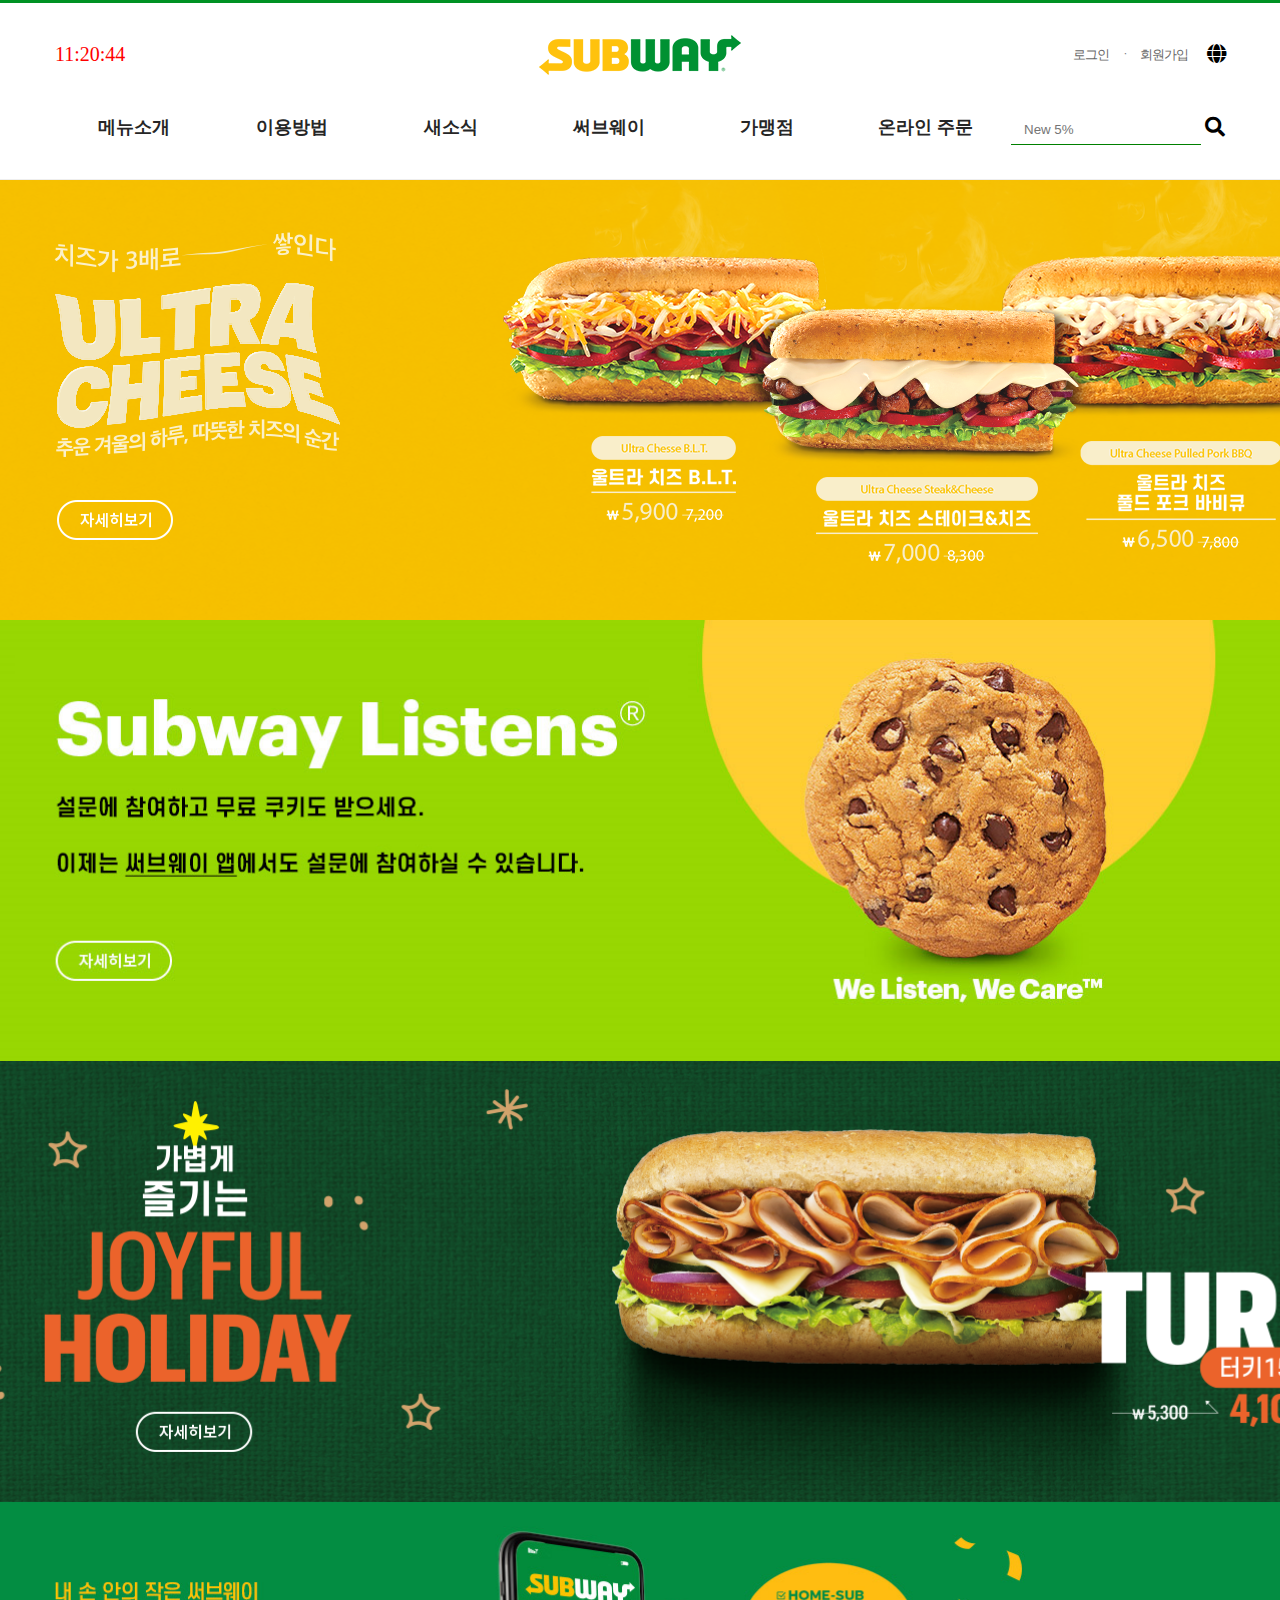
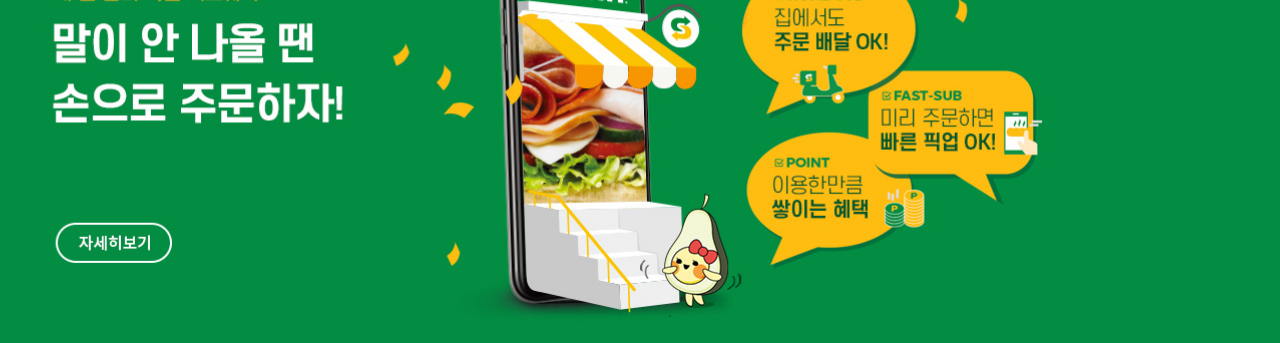
<file: index.html>
<!DOCTYPE html>
<html lang="ko">
<head>
    <meta charset="UTF-8">
    <meta http-equiv="X-UA-Compatible" content="IE=edge">
    <meta name="viewport" content="width=device-width, initial-scale=1.0">
    <title>SUBWAY 써브웨이</title>
    <link rel="stylesheet" href="https://use.fontawesome.com/releases/v5.11.1/css/all.css">
    <link rel="stylesheet" href="./css/common.css">
    <link rel="stylesheet" href="./css/index.css">
</head>
<body>
    <div id="header">
        <div class="htop row">
            <h1>
                <a href="./index.html"><img src="./imgs/logo_w.png" alt="써브웨이"></a>
            </h1>
            <div id="timebox"></div>
            <div class="membership">
                <a href="./login.html">로그인</a>
                <a href="./join.html">회원가입</a>
                <a href="#"><i class="fas fa-globe"></i></a>
            </div>
        </div>

        <div id="nav">
            <div class="row">
                <ul class="depth1 cf">
                    <li><a href="#">메뉴소개</a>
                        <ul CLASS="depth2">
                            <li><a href="#">샌드위치</a></li>
                            <li><a href="#">랩ㆍ기타</a></li>
                            <li><a href="#">샐러드</a></li>
                            <li><a href="#">아침메뉴</a></li>
                            <li><a href="#">스마일 썹</a></li>
                            <li><a href="#">단체메뉴</a></li>
                        </ul>
                    </li>
                    <li><a href="#">이용방법</a>
                        <ul class="depth2">
                            <li><a href="#">써브웨이 이용방법</a></li>
                            <li><a href="#">단체메뉴 이용방법</a></li>
                            <li><a href="#">신선한 재료 소개</a></li>
                            <li><a href="#">App 이용방법</a></li>
                        </ul>
                    </li>
                    <li><a href="#">새소식</a>
                        <ul class="depth2">
                            <li><a href="#">이벤트ㆍ프로모션</a></li>
                            <li><a href="#">뉴스ㆍ공지사항</a></li>
                            <li><a href="#">광고영상</a></li>
                        </ul>
                    </li>
                    <li><a href="#">써브웨이</a>
                        <ul class="depth2">
                            <li><a href="#">써브웨이 역사</a></li>
                            <li><a href="#">써브웨이 약속</a></li>
                            <li><a href="#">샌드위치 아티스트 지원</a></li>
                            <li><a href="#">매장찾기</a></li>
                        </ul>
                    </li>
                    <li><a href="#">가맹점</a>
                        <ul class="depth2">
                            <li><a href="#">써브웨이 프랜차이즈</a></li>
                            <li><a href="#">가맹관련 FAQ</a></li>
                            <li><a href="#">가맹신청ㆍ문의</a></li>
                            <li><a href="#">지사안내</a></li>
                            <li><a href="#">사업설명회</a></li>
                        </ul>
                    </li>
                    <li><a href="#">온라인 주문</a>
                        <ul class="depth2">
                            <li><a href="#">FAST-SUB</a></li>
                            <li><a href="#">HOME-SUB</a></li>
                            <li><a href="#">단체주문</a></li>
                        </ul>
                    </li>
                </ul>
                <div class="search">
                    <form action="#" method="post" name="searchForm">
                        <fieldset>
                            <legend>검색창박스</legend>
                            <input type="text" name="keyword" 
                            id="keyword" placeholder="New 5%">
                            <button type="submit">
                                <i class="fas fa-search"></i>
                            </button>
                        </fieldset>
                    </form>
                </div>
            </div>
            <div class="decobox"></div>
        </div>
    </div>
    <!-- 
        전체 div묶고 h1부분만 따로 또 div 묶을 필요없음 (h가 묶음역할을 함)
        nav는 div로 묶어서 만들어내야함
    -->

    <div id="main">
        <div class="sliderouter">
            <div class="slideinner">
                <div class="slide slide1">
                </div>
                <div class="slide slide2">
                </div>
                <div class="slide slide3">
                </div>
                <div class="slide slide4">
                </div>
            </div>
        </div>
    </div>

    <script src="./js/common.js"></script>
</body>
</html>
</file>
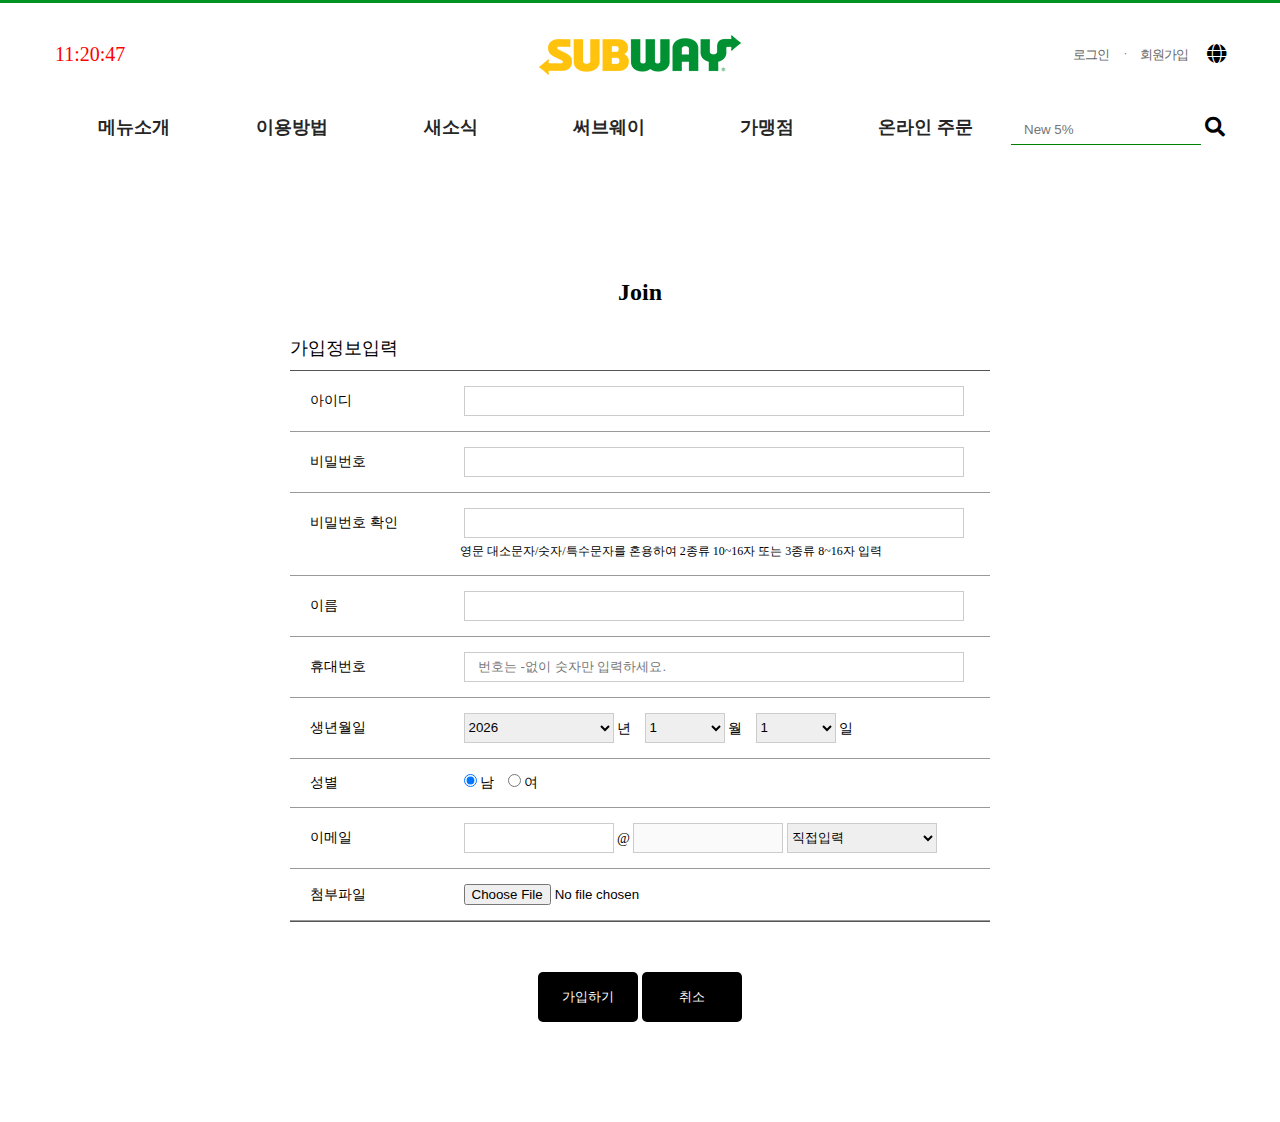
<file: join.html>
<!DOCTYPE html>
<html lang="ko">
<head>
    <meta charset="UTF-8">
    <meta http-equiv="X-UA-Compatible" content="IE=edge">
    <meta name="viewport" content="width=device-width, initial-scale=1.0">
    <title>SUBWAY 써브웨이</title>
    <link rel="stylesheet" href="https://use.fontawesome.com/releases/v5.11.1/css/all.css">
    <link rel="stylesheet" href="./css/common.css">
    <link rel="stylesheet" href="./css/join.css">
</head>
<body>
    <div id="header">
        <div class="htop row">
            <h1>
                <a href="./index.html"><img src="./imgs/logo_w.png" alt="써브웨이"></a>
            </h1>
            <div id="timebox"></div>
            <div class="membership">
                <a href="./login.html">로그인</a>
                <a href="./join.html">회원가입</a>
                <a href="#"><i class="fas fa-globe"></i></a>
            </div>
        </div>

        <div id="nav">
            <div class="row">
                <ul class="depth1 cf">
                    <li><a href="#">메뉴소개</a>
                        <ul CLASS="depth2">
                            <li><a href="#">샌드위치</a></li>
                            <li><a href="#">랩ㆍ기타</a></li>
                            <li><a href="#">샐러드</a></li>
                            <li><a href="#">아침메뉴</a></li>
                            <li><a href="#">스마일 썹</a></li>
                            <li><a href="#">단체메뉴</a></li>
                        </ul>
                    </li>
                    <li><a href="#">이용방법</a>
                        <ul class="depth2">
                            <li><a href="#">써브웨이 이용방법</a></li>
                            <li><a href="#">단체메뉴 이용방법</a></li>
                            <li><a href="#">신선한 재료 소개</a></li>
                            <li><a href="#">App 이용방법</a></li>
                        </ul>
                    </li>
                    <li><a href="#">새소식</a>
                        <ul class="depth2">
                            <li><a href="#">이벤트ㆍ프로모션</a></li>
                            <li><a href="#">뉴스ㆍ공지사항</a></li>
                            <li><a href="#">광고영상</a></li>
                        </ul>
                    </li>
                    <li><a href="#">써브웨이</a>
                        <ul class="depth2">
                            <li><a href="#">써브웨이 역사</a></li>
                            <li><a href="#">써브웨이 약속</a></li>
                            <li><a href="#">샌드위치 아티스트 지원</a></li>
                            <li><a href="#">매장찾기</a></li>
                        </ul>
                    </li>
                    <li><a href="#">가맹점</a>
                        <ul class="depth2">
                            <li><a href="#">써브웨이 프랜차이즈</a></li>
                            <li><a href="#">가맹관련 FAQ</a></li>
                            <li><a href="#">가맹신청ㆍ문의</a></li>
                            <li><a href="#">지사안내</a></li>
                            <li><a href="#">사업설명회</a></li>
                        </ul>
                    </li>
                    <li><a href="#">온라인 주문</a>
                        <ul class="depth2">
                            <li><a href="#">FAST-SUB</a></li>
                            <li><a href="#">HOME-SUB</a></li>
                            <li><a href="#">단체주문</a></li>
                        </ul>
                    </li>
                </ul>
                <div class="search">
                    <form action="#" method="post" name="searchForm">
                        <fieldset>
                            <legend>검색창박스</legend>
                            <input type="text" name="keyword" 
                            id="keyword" placeholder="New 5%">
                            <button type="submit">
                                <i class="fas fa-search"></i>
                            </button>
                        </fieldset>
                    </form>
                </div>
            </div>
            <div class="decobox"></div>
        </div>
    </div>
    <div class="container row">
        <h2>Join</h2>
        <form action="#" method="post" name="joinForm" id="joinForm">
            <fieldset>
                <legend>가입정보입력</legend>
                <ul>
                    <li>
                        <label for="id" class="tit">아이디</label>
                        <input type="text" id="id" name="id">
                    </li>
                    <li>
                        <label for="password" class="tit">비밀번호</label>
                        <input type="password" id="password" name="password">
                    </li>
                    <li>
                        <label for="password" class="tit">비밀번호 확인</label>
                        <input type="password" id="passwordok">
                        <p class="passhint">영문 대소문자/숫자/특수문자를 혼용하여 2종류 10~16자 또는 3종류 8~16자 입력</p>
                    </li>
                    <li>
                        <label for="irum" class="tit">이름</label>
                        <input type="text" id="irum" name="irum">
                    </li>
                    <li>
                        <label for="hp" class="tit">휴대번호</label>
                        <input type="text" id="hp" name="hp" placeholder="번호는 -없이 숫자만 입력하세요.">
                    </li>
                    <li>
                        <label for="birthyear" class="tit">생년월일</label>
                        <select name="birthyear" id="birthyear">
                            <!-- <option value="2021">2021</option>
                            <option value="2020">2020</option>
                            <option value="2019">2019</option>
                            <option value="2018">2018</option> -->
                        </select>
                        년
                        <select name="birthmonth" id="birthmonth">
                            <!-- <option value="1">1</option>
                            <option value="2">2</option>
                            <option value="3">3</option>
                            <option value="4">4</option> -->
                        </select>
                        월
                        <select name="birthday" id="birthday">
                            <!-- <option value="1">1</option>
                            <option value="2">2</option>
                            <option value="3">3</option>
                            <option value="4">4</option> -->
                        </select>
                        일
                    </li>
                    <li>
                        <label class="tit">성별</label>
                        <input type="radio" id="male" name="gender" checked>
                        <label for="male">남</label>
                        <input type="radio" id="female" name="gender">
                        <label for="female">여</label>
                    </li>
                    <li>
                        <label for="#" class="tit">이메일</label>
                        <input type="text" id="emailid" name="emailid">
                        @
                        <input type="text" id="emaildomain" name="emaildomain" disabled>
                        <select id="domainlist">
                            <option value="self">직접입력</option>
                            <option value="naver.com">naver.com</option>
                            <option value="daum.net">daum.net</option>
                        </select>
                    </li>
                    <li>
                        <label for="" class="tit">첨부파일</label>
                        <input type="file" id="attach" name="attach"> 
                    </li>
                </ul>
            </fieldset>
            <div class="btn">
                <button type="submit">가입하기</button>
                <button type="rest">취소</button>
            </div>
        </form>
    </div>

    <script src="./js/common.js"></script>
    <script src="./js/join.js"></script>
</body>
</html>
</file>
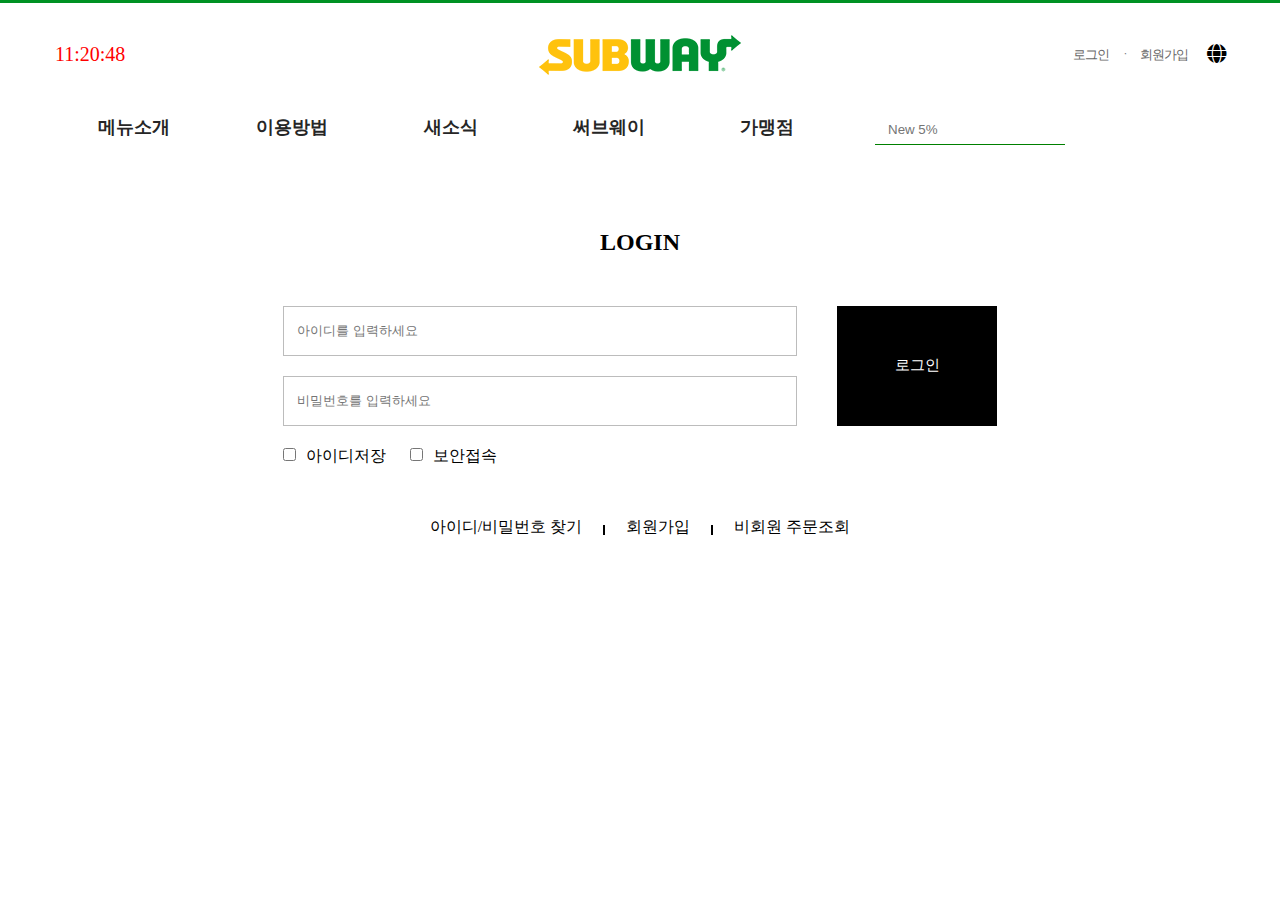
<file: login.html>
<!DOCTYPE html>
<html lang="ko">
<head>
    <meta charset="UTF-8">
    <meta http-equiv="X-UA-Compatible" content="IE=edge">
    <meta name="viewport" content="width=device-width, initial-scale=1.0">
    <title>SUBWAY 써브웨이</title>
    <link rel="stylesheet" href="https://use.fontawesome.com/releases/v5.11.1/css/all.css">
    <link rel="stylesheet" href="./css/common.css">
    <link rel="stylesheet" href="./css/login.css">
</head>
<body>
    <div id="header">
        <div class="htop row">
            <h1>
                <a href="./index.html"><img src="./imgs/logo_w.png" alt="써브웨이"></a>
            </h1>
            <div id="timebox"></div>
            <div class="membership">
                <a href="./login.html">로그인</a>
                <a href="./join.html">회원가입</a>
                <a href="#"><i class="fas fa-globe"></i></a>
            </div>
        </div>

        <div id="nav">
            <div class="row">
                <ul class="depth1 cf">
                    <li><a href="#">메뉴소개</a>
                        <ul CLASS="depth2">
                            <li><a href="#">샌드위치</a></li>
                            <li><a href="#">랩ㆍ기타</a></li>
                            <li><a href="#">샐러드</a></li>
                            <li><a href="#">아침메뉴</a></li>
                            <li><a href="#">스마일 썹</a></li>
                            <li><a href="#">단체메뉴</a></li>
                        </ul>
                    </li>
                    <li><a href="#">이용방법</a>
                        <ul class="depth2">
                            <li><a href="#">써브웨이 이용방법</a></li>
                            <li><a href="#">단체메뉴 이용방법</a></li>
                            <li><a href="#">신선한 재료 소개</a></li>
                            <li><a href="#">App 이용방법</a></li>
                        </ul>
                    </li>
                    <li><a href="#">새소식</a>
                        <ul class="depth2">
                            <li><a href="#">이벤트ㆍ프로모션</a></li>
                            <li><a href="#">뉴스ㆍ공지사항</a></li>
                            <li><a href="#">광고영상</a></li>
                        </ul>
                    </li>
                    <li><a href="#">써브웨이</a>
                        <ul class="depth2">
                            <li><a href="#">써브웨이 역사</a></li>
                            <li><a href="#">써브웨이 약속</a></li>
                            <li><a href="#">샌드위치 아티스트 지원</a></li>
                            <li><a href="#">매장찾기</a></li>
                        </ul>
                    </li>
                    <li><a href="#">가맹점</a>
                        <ul class="depth2">
                            <li><a href="#">써브웨이 프랜차이즈</a></li>
                            <li><a href="#">가맹관련 FAQ</a></li>
                            <li><a href="#">가맹신청ㆍ문의</a></li>
                            <li><a href="#">지사안내</a></li>
                            <li><a href="#">사업설명회</a></li>
                        </ul>
                    </li>
                    <li><a href="#">온라인 주문</a>
                        <ul class="depth2">
                            <li><a href="#">FAST-SUB</a></li>
                            <li><a href="#">HOME-SUB</a></li>
                            <li><a href="#">단체주문</a></li>
                        </ul>
                    </li>
                </ul>
                <div class="search">
                    <form action="#" method="post" name="searchForm">
                        <fieldset>
                            <legend>검색창박스</legend>
                            <input type="text" name="keyword" 
                            id="keyword" placeholder="New 5%">
                            <button type="submit">
                                <i class="fas fa-search"></i>
                            </button>
                        </fieldset>
                    </form>
                </div>
            </div>
            <div class="decobox"></div>
        </div>
    </div>
    <div class="container row">
        <h2>LOGIN</h2>
        <form action="입력값을 전달받을 프로그램 파일경로" method="post" name="loginform" id="loginform">
            <fieldset>
                <legend class="logintit">로그인</legend>
                <div class="loginbox">
                    <p>
                        <input type="text" id="id" name="id" placeholder="아이디를 입력하세요">
                    </p>
                    <p>
                        <input type="password" id="password" name="password" placeholder="비밀번호를 입력하세요">
                    </p>
                </div>
                <button type="submit">로그인</button>
                <div class="idsch cf">
                    <input type="checkbox" id="idsave"><label for="idsave">아이디저장</label>
                    <input type="checkbox" id="seccon"><label for="seccon">보안접속</label>
                </div>
                <div class="idpwfind">
                    <a href="#">아이디/비밀번호 찾기</a>
                    <a href="#">회원가입</a>
                    <a href="#">비회원 주문조회</a>
                </div>
            </fieldset>
        </form>
    </div>

    <script src="./js/common.js"></script>
</body>
</html>
</file>
<file: css/common.css>
@charset "utf-8";

*{margin:0; padding:0; box-sizing: border-box;}
ul{list-style: none;}
a{text-decoration: none; color:inherit;}
.row{max-width: 1170px; margin:0 auto;}
.cf::before, .cf::after{
    content: '';
    display: block;
    clear: both;
}
img{max-width: 100%; vertical-align: middle;}
fieldset{border:none;}
legend{display: none;}


/* 헤더작업 */
#header{border-top:3px solid #009223;}
.htop{position:relative;}
h1 {
    padding-top:30px;
    text-align: center;
}


/* 상단 우측 작업 */
#timebox {
    position:absolute;
    top:40px; left: 0;
    font-size: 20px;
    color:red;
}
.membership{
    position:absolute;
    top:40px;
    right:0;
}
.membership > a:first-child::after {
    content: 'ㆍ';
    position: relative;
    left:10px;
    
}
.membership a {
    vertical-align: middle;
    font-size: 13px;
    color:#666;
    letter-spacing: -1px;
    padding-left: 15px;
}
.membership a:last-child{
    font-size: 20px;
    color:black;
}


/* 네비게이션 작업 */
#nav{position:relative;}
#nav .row{position:relative;}
#nav .search{
    position:absolute;
    top:40px; right:0;
}
#nav .search input{
    height: 30px; 
    border:none; 
    border-bottom: 1px solid green;
    padding-left: 1em;
}
#nav .search button{
    background: none; 
    border:none;
    font-size: 20px;
    cursor: pointer;
}

.depth1{padding:0; width:950px;}
.depth1 > li {
    float: left;
    width:16.666%;
    position:relative;
}
.depth1 > li > a {
    display: block;
    padding:40px 0;
    font-size: 18px;
    color:#262626;
    font-weight: bold;
    text-align: center;
}
.depth1 > li:hover > a {color:#009223}
.depth2{
    position:absolute;
    top:100%; left:0;
    width:100%;
    padding:25px 0;
    text-align: center;
    display: none;
    height: 272px;
    z-index: 999;
}
.depth1:hover > li .depth2 {display: block;}

.depth2 > li > a {
    font-size: 15px;
    display:block;
    color: #666;
    line-height: 2em;
    font-weight: bold;
    letter-spacing: -1px;
}
.depth2 > li:hover > a{
    color:#009223; 
    text-decoration: underline;
}

#nav .decobox{
    position:absolute;
    top:100%; left: 0;
    width:100%;
    background: #fff;
    height: 272px;
    border-top: 1px solid #ddd;
    display: none;
    z-index:99;
}
#nav .row:hover + .decobox{display: block;}
</file>
<file: css/index.css>
/* @charset "utf-8";

*{margin:0; padding:0; box-sizing: border-box;}
ul{list-style: none;}
a{text-decoration: none; color:inherit;}
.row{max-width: 1170px; margin:0 auto;} */
/* 공통클래스를 만들어서 적용필요할때마다 쓰는것 */
/* .cf::after{
    content: '';
    display: block;
    clear: both;
}
img{max-width: 100%; vertical-align: middle;}
fieldset{border:none;}
legend{display: none;} */

/* 헤더작업 */
/* #header{border-top:3px solid #009223;}
.htop{position:relative;} */
/* 
    position:absolute는 상위요소를 기준으로 위치를 잡음.
    기준이 되는 상위요소에 반드시 position:relative를 줘야함.
*/
/* h1 {
    padding-top:30px;
    text-align: center;
} */

/* 상단 우측 작업 */
/* .membership{
    position:absolute;
    top:40px;
    right:0;
} */
/* 하위 요소가 absolute를 잡으면 상위 요소에게 relative를 무조건! */
/* .membership > a:first-child::after {
    content: 'ㆍ';
    /* font-size: 20px; */
    /* position: relative;
    left:10px; 
}*/
/* .membership a {
    vertical-align: middle;
    font-size: 13px;
    color:#666;
    letter-spacing: -1px;
    padding-left: 15px;
} */
/* .membership a:last-child{
    font-size: 20px;
    color:black;
} */

/* 네비게이션 작업 */
/* #nav{position:relative;}
#nav .row{position:relative;}
#nav .search{
    position:absolute;
    top:40px; right:0;
}
#nav .search input{
    height: 30px; 
    border:none; 
    border-bottom: 1px solid green;
    padding-left: 1em;
}
#nav .search button{
    background: none; 
    border:none;
    font-size: 20px;
    cursor: pointer;
}

.depth1{padding:0; width:950px;}
.depth1 > li {
    float: left;
    width:16.666%;
    position:relative;
}
.depth1 > li > a {
    display: block;
    padding:40px 0;
    font-size: 18px;
    color:#262626;
    font-weight: bold;
    text-align: center;
} */
/* 
글자스타일 li,a 상관없이 줘도되지만 a 직접주는 것이 좋음
 */
/* .depth1 > li:hover > a {color:#009223}
.depth2{
    position:absolute;
    top:100%; left:0;
    width:100%;
    padding:25px 0;
    text-align: center;
    display: none;
    height: 272px;
    z-index: 999;
}
.depth1:hover > li .depth2 {display: block;}

.depth2 > li > a {
    font-size: 15px;
    display:block;
    color: #666;
    line-height: 2em;
    font-weight: bold; */
    /* padding:10px 0;  (padding or line-height로 진행) */
    /* letter-spacing: -1px;
}
.depth2 > li:hover > a{
    color:#009223; 
    text-decoration: underline;
}

#nav .decobox{
    position:absolute;
    top:100%; left: 0;
    width:100%;
    background: #fff;
    height: 272px;
    border-top: 1px solid #ddd;
    display: none;
    z-index:99
}
#nav .row:hover + .decobox{display: block;} */

/* 슬라이드 구역 */
.sliderouter{max-width: 100%;  /*height: 441px; overflow: hidden;*/}
.sliderouter .slide{
    background-repeat: no-repeat;
    background-size: cover;
    background-position: center;
    height: 441px;
    position:relative;
}
.sliderouter .slide1 {background-image: url(..//imgs/slide1.png);}
.sliderouter .slide2 {background-image: url(..//imgs/slide2.jpg);}
.sliderouter .slide3 {background-image: url(..//imgs/slide3.png);}
.sliderouter .slide4 {background-image: url(..//imgs/slide4.jpg);}
.sliderouter .text{ 
    position:absolute;
    left:300px; top:50%;
    transform: translateY(-50%);
}
.sliderouter .text p:nth-child(1){font-size: 30px;}
.sliderouter .text p:nth-child(2){
    font-size: 20px;
    margin:20px 0;
}
.sliderouter .text p:nth-child(3){font-size: 16px;}
.sliderouter .text p:nth-child(4){font-size: 30px;}
</file>
<file: css/join.css>
@charset "utf-8";
.container {padding:100px 0;}
.container h2 {text-align: center; margin-bottom: 30px;}
.container form{width:700px; margin:0 auto; font-size: 14px;}
.container form legend {display: block; font-size: 18px;}

.container form ul{
    border-top:1px solid #555;
    border-bottom:1px solid #555;
    margin:10px 0 50px;
}
.container form ul li {
    padding:15px 20px;
    border-bottom: 1px solid #999;
}

#joinForm .tit{
    width:150px;
    display: inline-block;
}
#joinForm input[type=text], #joinForm input[type=password]{
    width:500px; 
    height:30px;
    padding-left: 1em;
    border:1px solid #ccc;
}
#joinForm #emailid, #joinForm #emaildomain{width:150px;}
#joinForm select{
    width:150px; 
    height:30px;
    border:1px solid #ccc;
}
#joinForm #birthday, #joinForm #birthmonth{width:80px; margin-left: 10px;}
#joinForm #female{margin-left: 10px;}
#joinForm .passhint{
    margin-left: 150px;
    margin-top:5px;
    font-size: 12px;
}
#joinForm .btn{text-align: center;}
#joinForm .btn button{
    width:100px;
    height: 50px;
    background: #000;
    color:#fff;
    border-radius: 5px;
    border:none;
}
</file>
<file: css/login.css>
@charset "utf-8";
.container h2{text-align: center; margin:50px 0;}
fieldset{border:none;}
.logintit{display: none;}
.container #loginform {width:714px; margin:0 auto;}
.container .loginbox{width:514px; float: left;}
.container .loginbox p {margin-bottom:20px;}
#id, #password{
    width:100%; 
    height: 50px;
    border:1px solid #bcbcbc;
    padding-left: 1em;
    cursor: pointer;
}
button{
    width:160px; 
    height: 120px; 
    background: black; 
    color:white; 
    border: none;
    font-size: 15px;
    float: right;
}
.container .idsch label{margin:0 20px 0 10px;}
.container .idpwfind {margin:50px 0; text-align: center;}
.container .idpwfind a {padding:0 20px; position:relative;}
.container .idpwfind a::after {
    content: '';
    position:absolute;
    top:7px; right: -3px;
    width: 2px; height:10px;
    background: #000;
}
.container .idpwfind a:last-child::after{display: none;}
</file>
